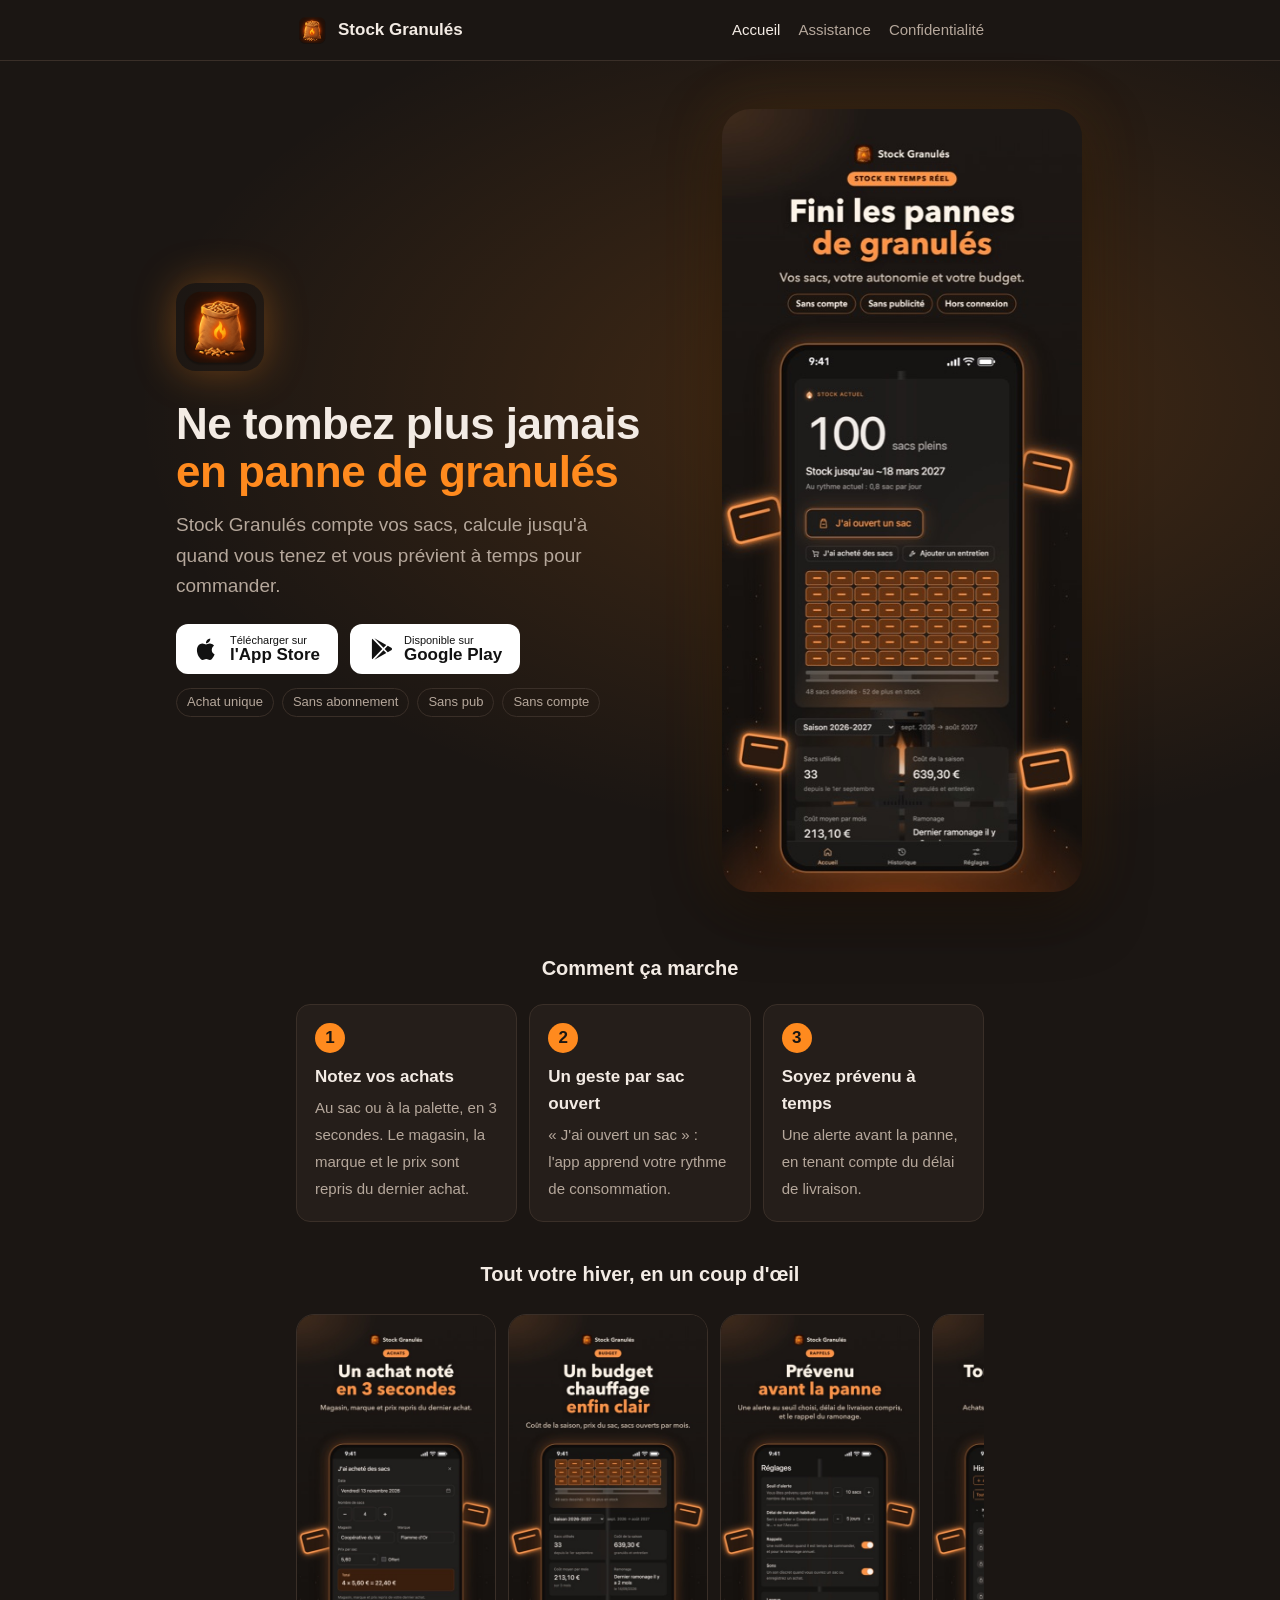
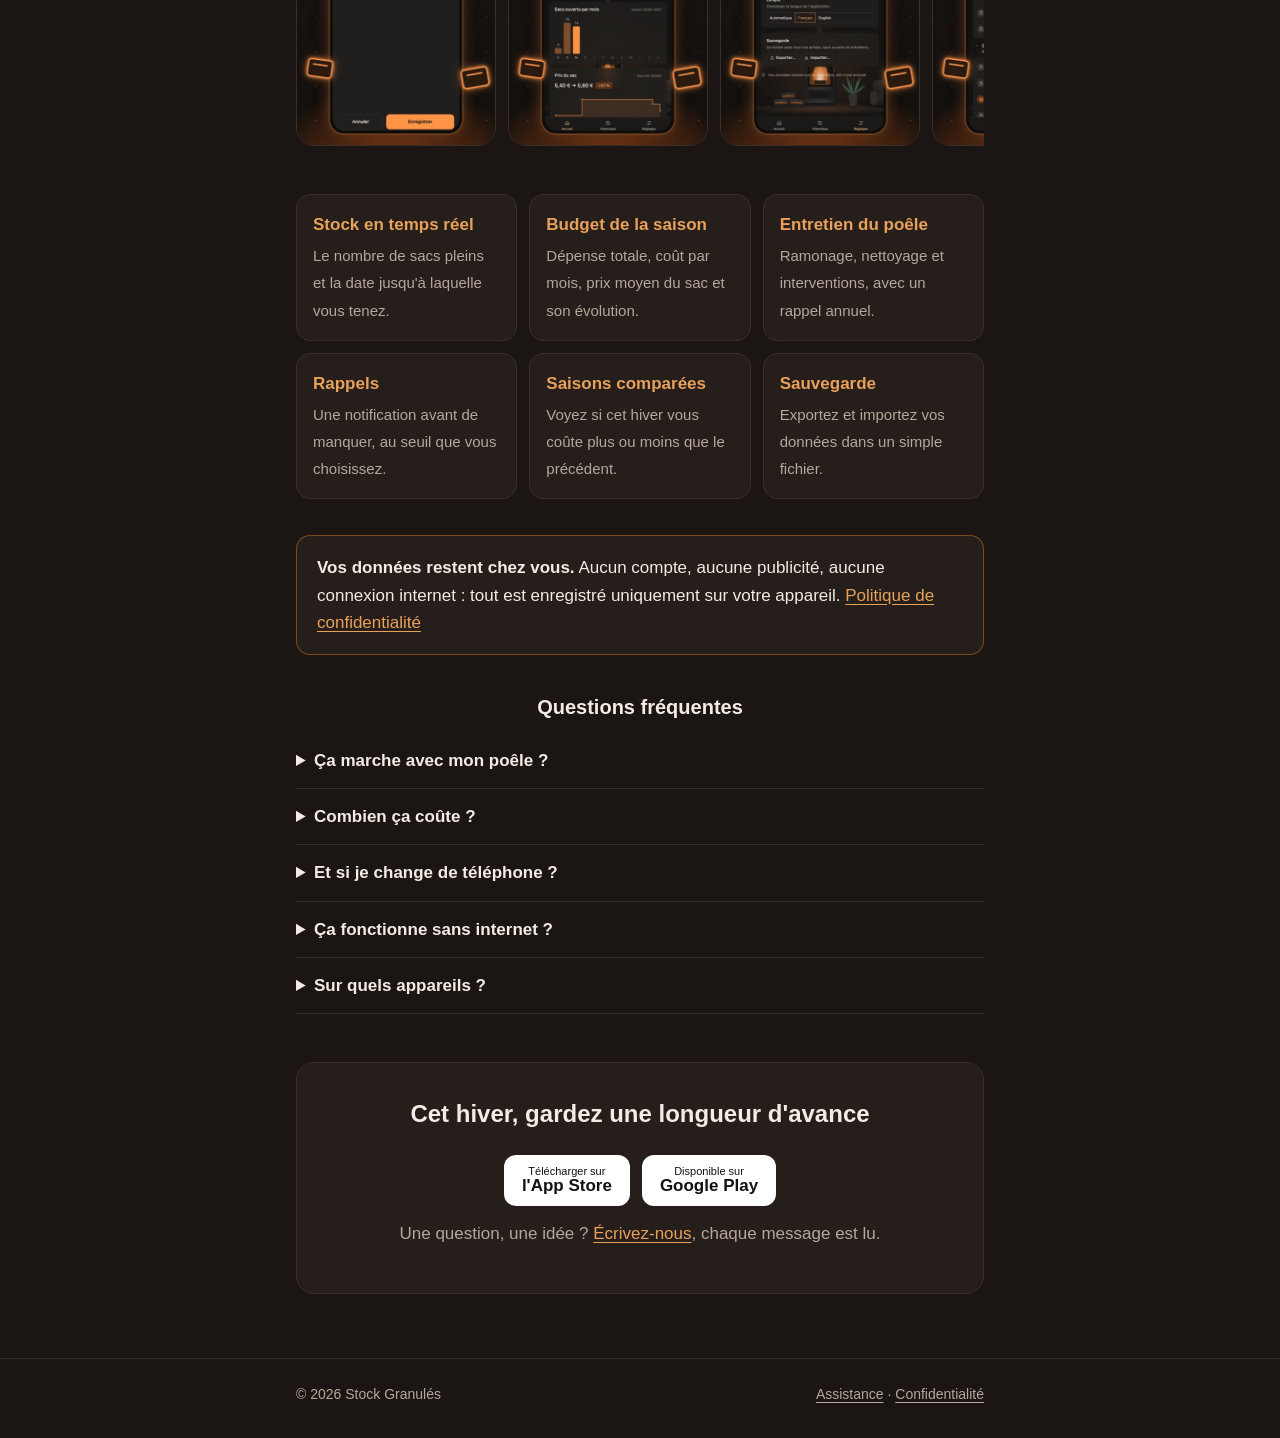
<file: index.html>
<!doctype html>
<html lang="fr">
<head>
  <meta charset="utf-8">
  <meta name="viewport" content="width=device-width, initial-scale=1">
  <title>Stock Granulés · Ne tombez plus en panne de granulés</title>
  <meta name="description" content="L'app qui vous prévient avant la panne de granulés : stock de sacs, autonomie, budget et ramonage de votre poêle à pellets. Sans compte, sans pub, sans abonnement.">
  <meta name="theme-color" content="#1b1613">
  <meta property="og:type" content="website">
  <meta property="og:title" content="Stock Granulés · L'app qui vous prévient avant la panne de granulés">
  <meta property="og:description" content="Stock de sacs, autonomie, budget et ramonage de votre poêle à pellets. Sans compte, sans pub, sans abonnement.">
  <meta property="og:image" content="https://remy901.github.io/stock-granules-site/img/partage.jpg">
  <meta property="og:url" content="https://remy901.github.io/stock-granules-site/">
  <meta name="twitter:card" content="summary_large_image">
  <link rel="icon" type="image/png" href="favicon.png">
  <link rel="apple-touch-icon" href="icon.png">
  <link rel="stylesheet" href="style.css">
</head>
<body>
  <header class="site">
    <div class="wrap">
      <a class="brand" href="./"><img src="favicon.png" alt=""><span>Stock Granulés</span></a>
      <nav>
        <a href="./" aria-current="page">Accueil</a>
        <a href="assistance.html">Assistance</a>
        <a href="confidentialite.html">Confidentialité</a>
      </nav>
    </div>
  </header>

  <main>
    <section class="hero2">
      <div class="wrap hero2-grid">
        <div class="hero2-text">
          <img class="hero2-icon" src="icon.png" alt="Icône de Stock Granulés" width="88" height="88">
          <h1>Ne tombez plus jamais <em>en panne de granulés</em></h1>
          <p class="lead">Stock Granulés compte vos sacs, calcule jusqu'à quand vous tenez et vous prévient à temps pour commander.</p>
          <div class="stores">
            <a class="store" href="https://apps.apple.com/fr/app/stock-granul%C3%A9s-po%C3%AAle-pellets/id6826933562">
              <svg viewBox="0 0 24 24" aria-hidden="true"><path fill="currentColor" d="M16.4 12.6c0-2.4 2-3.6 2.1-3.7-1.2-1.7-3-1.9-3.6-2-1.5-.2-3 .9-3.8.9-.8 0-2-.9-3.3-.9-1.7 0-3.3 1-4.2 2.5-1.8 3.1-.5 7.7 1.3 10.2.8 1.2 1.8 2.6 3.1 2.5 1.3 0 1.7-.8 3.3-.8 1.5 0 1.9.8 3.3.8 1.4 0 2.2-1.2 3-2.5 1-1.4 1.4-2.8 1.4-2.8s-2.6-1-2.6-4.2zM14 5.3c.7-.8 1.1-1.9 1-3-1 0-2.2.7-2.9 1.5-.6.7-1.2 1.8-1 2.9 1.1.1 2.2-.6 2.9-1.4z"/></svg>
              <span><small>Télécharger sur</small>l'App Store</span>
            </a>
            <a class="store" href="https://play.google.com/store/apps/details?id=com.stockgranules.app">
              <svg viewBox="0 0 24 24" aria-hidden="true"><path fill="currentColor" d="M4 2.6c-.3.3-.4.7-.4 1.2v16.4c0 .5.1.9.4 1.2l9.2-9.4L4 2.6zm10.3 10.5 2.6 2.6-11 6.3 8.4-8.9zm0-2.2L5.9 2l11 6.3-2.6 2.6zm3.9 4.1L15.4 12l2.8-3 3.3 1.9c.9.5.9 1.8 0 2.3l-3.3 1.8z"/></svg>
              <span><small>Disponible sur</small>Google Play</span>
            </a>
          </div>
          <p class="badges"><span>Achat unique</span><span>Sans abonnement</span><span>Sans pub</span><span>Sans compte</span></p>
        </div>
        <img class="hero2-phone" src="img/capture-02.jpg" alt="Écran d'accueil : 100 sacs pleins, stock jusqu'au 18 mars" width="414" height="900">
      </div>
    </section>

    <div class="wrap">
      <section>
        <h2 class="center">Comment ça marche</h2>
        <ol class="steps">
          <li><b>1</b><strong>Notez vos achats</strong><span>Au sac ou à la palette, en 3 secondes. Le magasin, la marque et le prix sont repris du dernier achat.</span></li>
          <li><b>2</b><strong>Un geste par sac ouvert</strong><span>« J'ai ouvert un sac » : l'app apprend votre rythme de consommation.</span></li>
          <li><b>3</b><strong>Soyez prévenu à temps</strong><span>Une alerte avant la panne, en tenant compte du délai de livraison.</span></li>
        </ol>
      </section>

      <section>
        <h2 class="center">Tout votre hiver, en un coup d'œil</h2>
        <div class="gallery">
          <img src="img/capture-03.jpg" alt="Saisie d'un achat en 3 secondes" loading="lazy" width="414" height="900">
          <img src="img/capture-04.jpg" alt="Budget chauffage de la saison" loading="lazy" width="414" height="900">
          <img src="img/capture-05.jpg" alt="Alerte avant la panne et rappel du ramonage" loading="lazy" width="414" height="900">
          <img src="img/capture-06.jpg" alt="Historique des achats, sacs ouverts et entretiens" loading="lazy" width="414" height="900">
        </div>
      </section>

      <ul class="features">
        <li><strong>Stock en temps réel</strong><span>Le nombre de sacs pleins et la date jusqu'à laquelle vous tenez.</span></li>
        <li><strong>Budget de la saison</strong><span>Dépense totale, coût par mois, prix moyen du sac et son évolution.</span></li>
        <li><strong>Entretien du poêle</strong><span>Ramonage, nettoyage et interventions, avec un rappel annuel.</span></li>
        <li><strong>Rappels</strong><span>Une notification avant de manquer, au seuil que vous choisissez.</span></li>
        <li><strong>Saisons comparées</strong><span>Voyez si cet hiver vous coûte plus ou moins que le précédent.</span></li>
        <li><strong>Sauvegarde</strong><span>Exportez et importez vos données dans un simple fichier.</span></li>
      </ul>

      <div class="card privacy">
        <p><strong>Vos données restent chez vous.</strong> Aucun compte, aucune publicité, aucune connexion internet : tout est enregistré uniquement sur votre appareil. <a href="confidentialite.html">Politique de confidentialité</a></p>
      </div>

      <section>
        <h2 class="center">Questions fréquentes</h2>
        <details><summary>Ça marche avec mon poêle ?</summary><p>Oui, avec tous les poêles et chaudières à granulés (pellets), quelle que soit la marque : l'app compte vos sacs, elle ne se connecte pas au poêle.</p></details>
        <details><summary>Combien ça coûte ?</summary><p>Un achat unique, sans abonnement ni publicité. Le prix est indiqué sur l'App Store et Google Play.</p></details>
        <details><summary>Et si je change de téléphone ?</summary><p>Exportez vos données dans un fichier depuis les réglages, puis importez-le sur le nouvel appareil.</p></details>
        <details><summary>Ça fonctionne sans internet ?</summary><p>Oui, entièrement. Rien n'est envoyé sur internet.</p></details>
        <details><summary>Sur quels appareils ?</summary><p>iPhone, iPad, Mac et Android.</p></details>
      </section>

      <section class="cta">
        <h2>Cet hiver, gardez une longueur d'avance</h2>
        <div class="stores center-row">
          <a class="store" href="https://apps.apple.com/fr/app/stock-granul%C3%A9s-po%C3%AAle-pellets/id6826933562"><span><small>Télécharger sur</small>l'App Store</span></a>
          <a class="store" href="https://play.google.com/store/apps/details?id=com.stockgranules.app"><span><small>Disponible sur</small>Google Play</span></a>
        </div>
        <p class="muted">Une question, une idée ? <a href="assistance.html">Écrivez-nous</a>, chaque message est lu.</p>
      </section>
    </div>
  </main>

  <footer>
    <div class="wrap">
      <span>© 2026 Stock Granulés</span>
      <span><a href="assistance.html">Assistance</a> · <a href="confidentialite.html">Confidentialité</a></span>
    </div>
  </footer>
</body>
</html>
</file>
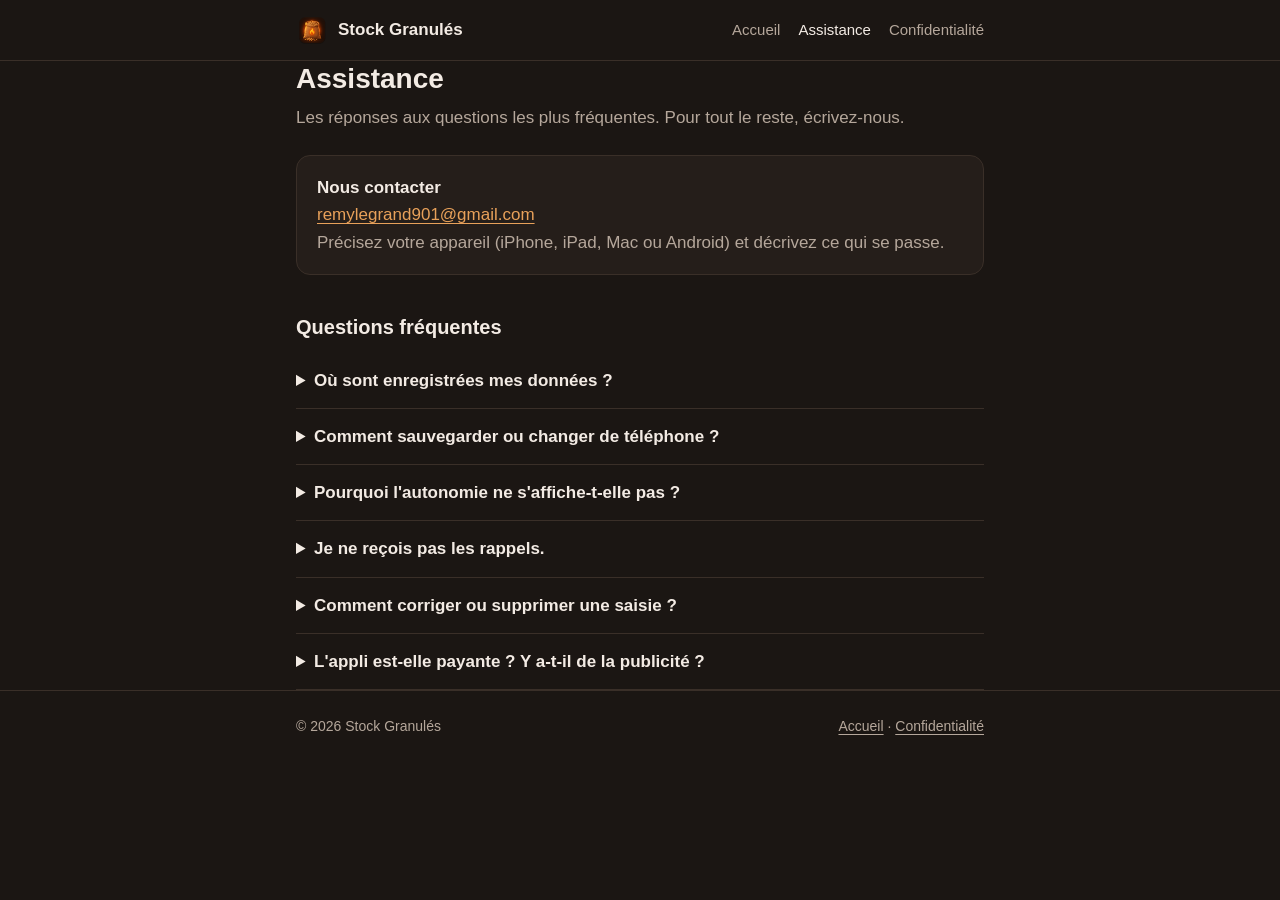
<file: assistance.html>
<!doctype html>
<html lang="fr">
<head>
  <meta charset="utf-8">
  <meta name="viewport" content="width=device-width, initial-scale=1">
  <title>Assistance – Stock Granulés</title>
  <meta name="description" content="Questions fréquentes et contact pour l'application Stock Granulés.">
  <meta name="theme-color" content="#1b1613">
  <link rel="icon" type="image/png" href="favicon.png">
  <link rel="stylesheet" href="style.css">
</head>
<body>
  <header class="site">
    <div class="wrap">
      <a class="brand" href="./"><img src="favicon.png" alt=""><span>Stock Granulés</span></a>
      <nav>
        <a href="./">Accueil</a>
        <a href="assistance.html" aria-current="page">Assistance</a>
        <a href="confidentialite.html">Confidentialité</a>
      </nav>
    </div>
  </header>

  <main class="wrap">
    <h1>Assistance</h1>
    <p class="muted">Les réponses aux questions les plus fréquentes. Pour tout le reste, écrivez-nous.</p>

    <div class="card">
      <p><strong>Nous contacter</strong><br>
      <a href="mailto:remylegrand901@gmail.com">remylegrand901@gmail.com</a><br>
      <span class="muted">Précisez votre appareil (iPhone, iPad, Mac ou Android) et décrivez ce qui se passe.</span></p>
    </div>

    <h2>Questions fréquentes</h2>

    <details>
      <summary>Où sont enregistrées mes données ?</summary>
      <p>Uniquement sur votre appareil. L'appli n'a pas d'accès à internet et ne nous envoie rien. Si vous supprimez l'appli, ses données sont supprimées avec elle : pensez à faire une sauvegarde avant.</p>
    </details>

    <details>
      <summary>Comment sauvegarder ou changer de téléphone ?</summary>
      <p>Dans Réglages, rubrique Sauvegarde, choisissez « Exporter… » : un fichier de sauvegarde est créé et vous pouvez l'envoyer où vous voulez (e-mail, Fichiers, Drive…) grâce au menu Partager. Sur le nouvel appareil, installez l'appli puis choisissez « Importer… » et sélectionnez ce fichier.</p>
    </details>

    <details>
      <summary>Pourquoi l'autonomie ne s'affiche-t-elle pas ?</summary>
      <p>L'appli a besoin d'environ une semaine de sacs ouverts pour estimer votre rythme de consommation. Notez chaque sac ouvert, et l'autonomie apparaîtra.</p>
    </details>

    <details>
      <summary>Je ne reçois pas les rappels.</summary>
      <p>Vérifiez que l'interrupteur « Rappels » est activé dans les Réglages de l'appli, et que les notifications de Stock Granulés sont autorisées dans les réglages de votre appareil. Les rappels sont envoyés à l'heure près, pas à la minute.</p>
    </details>

    <details>
      <summary>Comment corriger ou supprimer une saisie ?</summary>
      <p>Ouvrez l'Historique et touchez la ligne concernée pour la modifier ou la supprimer.</p>
    </details>

    <details>
      <summary>L'appli est-elle payante ? Y a-t-il de la publicité ?</summary>
      <p>Il n'y a ni publicité, ni abonnement, ni achat intégré.</p>
    </details>
  </main>

  <footer>
    <div class="wrap">
      <span>© 2026 Stock Granulés</span>
      <span><a href="./">Accueil</a> · <a href="confidentialite.html">Confidentialité</a></span>
    </div>
  </footer>
</body>
</html>
</file>
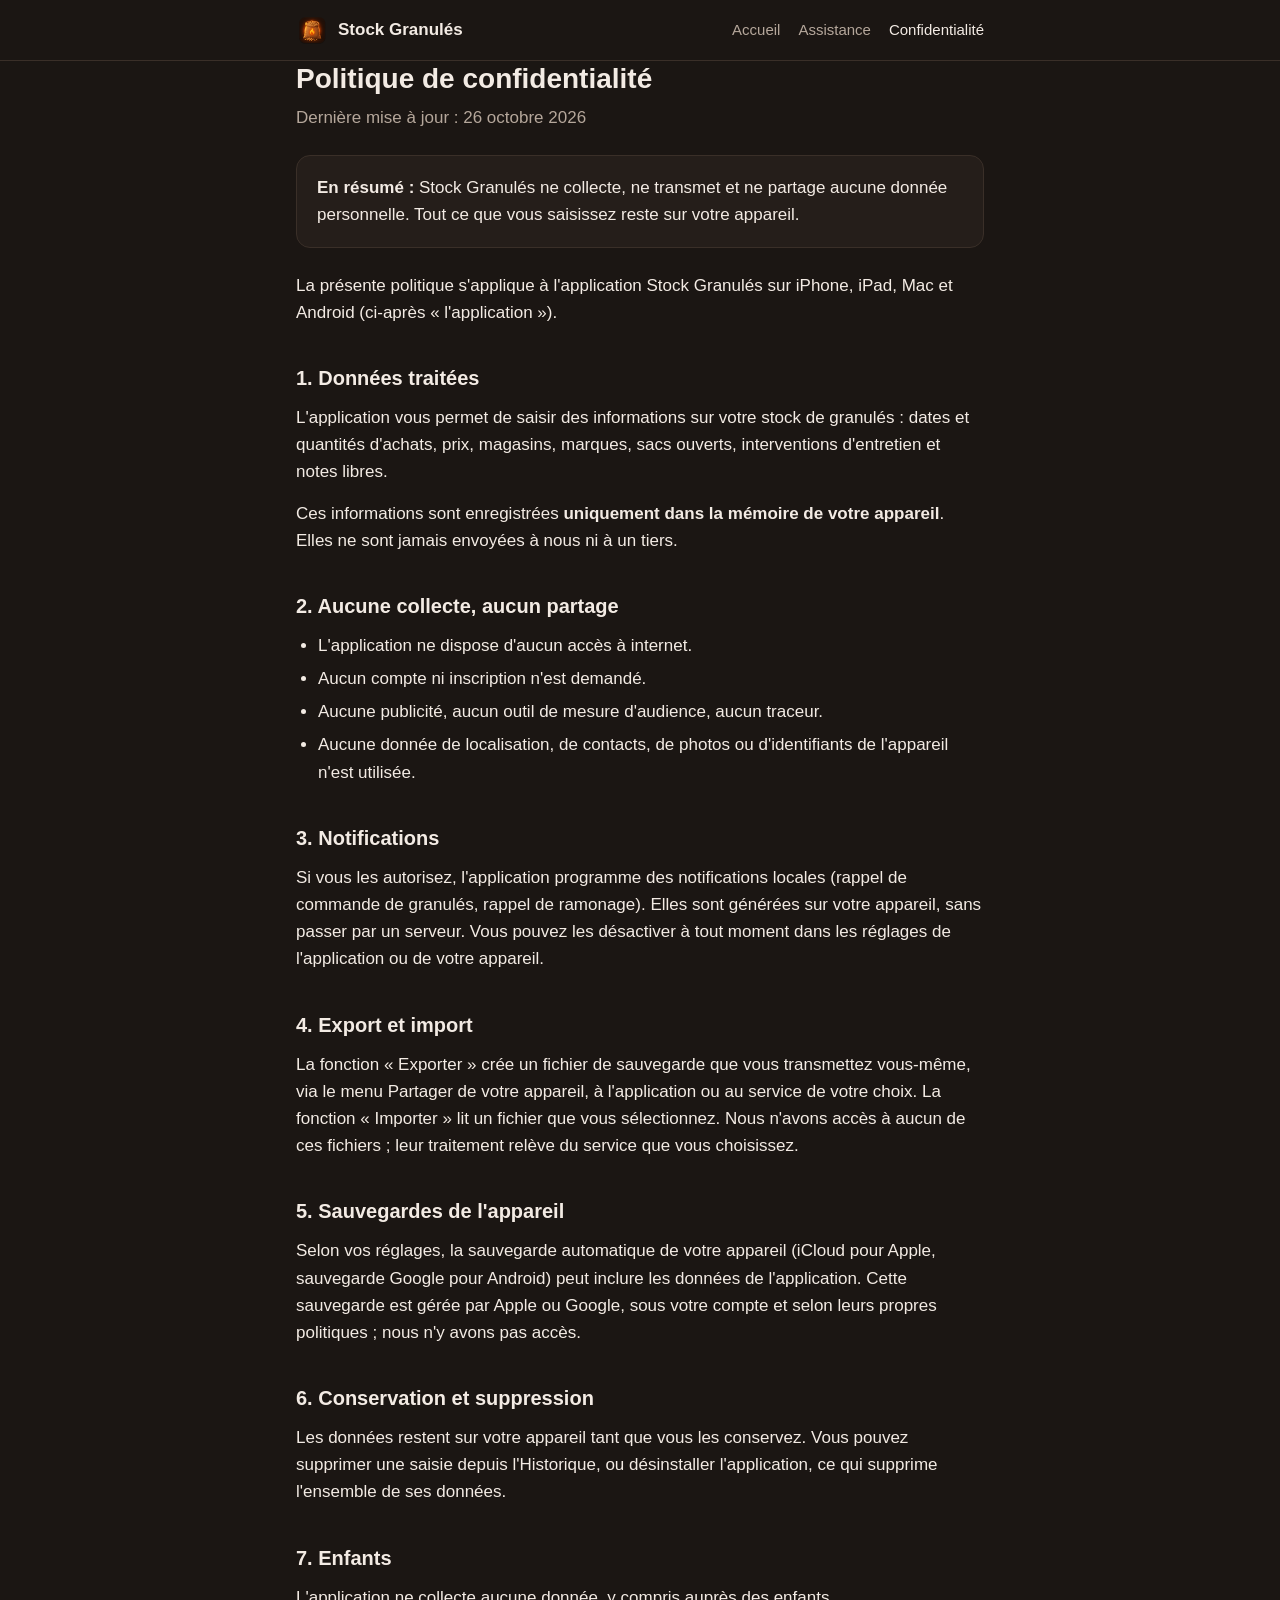
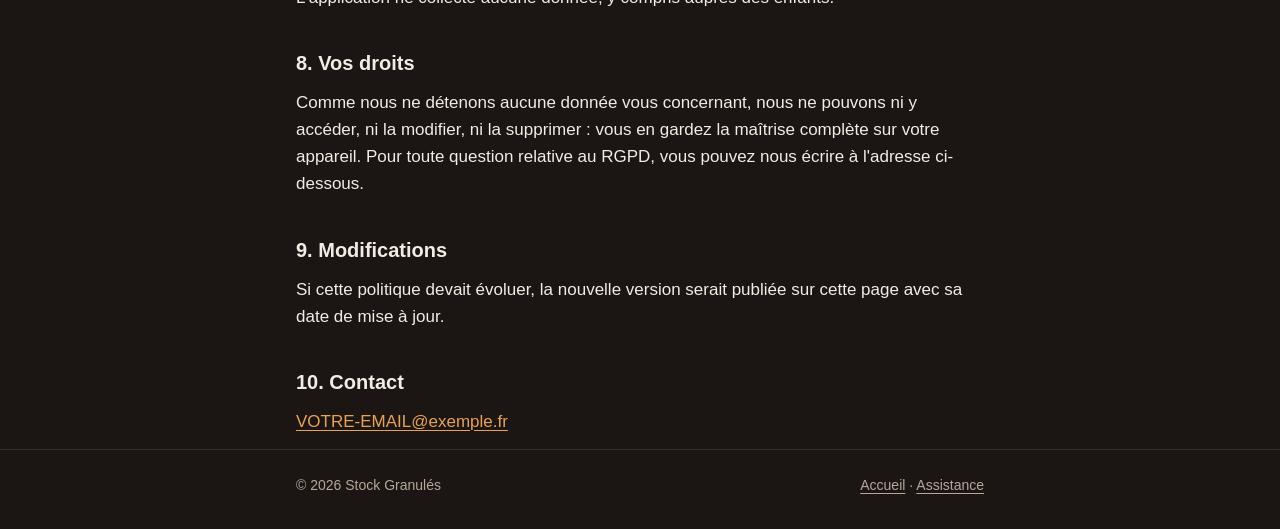
<file: confidentialite.html>
<!doctype html>
<html lang="fr">
<head>
  <meta charset="utf-8">
  <meta name="viewport" content="width=device-width, initial-scale=1">
  <title>Confidentialité – Stock Granulés</title>
  <meta name="description" content="Politique de confidentialité de l'application Stock Granulés : aucune donnée collectée.">
  <meta name="theme-color" content="#1b1613">
  <link rel="icon" type="image/png" href="favicon.png">
  <link rel="stylesheet" href="style.css">
</head>
<body>
  <header class="site">
    <div class="wrap">
      <a class="brand" href="./"><img src="favicon.png" alt=""><span>Stock Granulés</span></a>
      <nav>
        <a href="./">Accueil</a>
        <a href="assistance.html">Assistance</a>
        <a href="confidentialite.html" aria-current="page">Confidentialité</a>
      </nav>
    </div>
  </header>

  <main class="wrap">
    <h1>Politique de confidentialité</h1>
    <p class="muted">Dernière mise à jour : 26 octobre 2026</p>

    <div class="card">
      <p><strong>En résumé :</strong> Stock Granulés ne collecte, ne transmet et ne partage aucune donnée personnelle. Tout ce que vous saisissez reste sur votre appareil.</p>
    </div>

    <p>La présente politique s'applique à l'application Stock Granulés sur iPhone, iPad, Mac et Android (ci-après « l'application »).</p>

    <h2>1. Données traitées</h2>
    <p>L'application vous permet de saisir des informations sur votre stock de granulés : dates et quantités d'achats, prix, magasins, marques, sacs ouverts, interventions d'entretien et notes libres.</p>
    <p>Ces informations sont enregistrées <strong>uniquement dans la mémoire de votre appareil</strong>. Elles ne sont jamais envoyées à nous ni à un tiers.</p>

    <h2>2. Aucune collecte, aucun partage</h2>
    <ul>
      <li>L'application ne dispose d'aucun accès à internet.</li>
      <li>Aucun compte ni inscription n'est demandé.</li>
      <li>Aucune publicité, aucun outil de mesure d'audience, aucun traceur.</li>
      <li>Aucune donnée de localisation, de contacts, de photos ou d'identifiants de l'appareil n'est utilisée.</li>
    </ul>

    <h2>3. Notifications</h2>
    <p>Si vous les autorisez, l'application programme des notifications locales (rappel de commande de granulés, rappel de ramonage). Elles sont générées sur votre appareil, sans passer par un serveur. Vous pouvez les désactiver à tout moment dans les réglages de l'application ou de votre appareil.</p>

    <h2>4. Export et import</h2>
    <p>La fonction « Exporter » crée un fichier de sauvegarde que vous transmettez vous-même, via le menu Partager de votre appareil, à l'application ou au service de votre choix. La fonction « Importer » lit un fichier que vous sélectionnez. Nous n'avons accès à aucun de ces fichiers ; leur traitement relève du service que vous choisissez.</p>

    <h2>5. Sauvegardes de l'appareil</h2>
    <p>Selon vos réglages, la sauvegarde automatique de votre appareil (iCloud pour Apple, sauvegarde Google pour Android) peut inclure les données de l'application. Cette sauvegarde est gérée par Apple ou Google, sous votre compte et selon leurs propres politiques ; nous n'y avons pas accès.</p>

    <h2>6. Conservation et suppression</h2>
    <p>Les données restent sur votre appareil tant que vous les conservez. Vous pouvez supprimer une saisie depuis l'Historique, ou désinstaller l'application, ce qui supprime l'ensemble de ses données.</p>

    <h2>7. Enfants</h2>
    <p>L'application ne collecte aucune donnée, y compris auprès des enfants.</p>

    <h2>8. Vos droits</h2>
    <p>Comme nous ne détenons aucune donnée vous concernant, nous ne pouvons ni y accéder, ni la modifier, ni la supprimer : vous en gardez la maîtrise complète sur votre appareil. Pour toute question relative au RGPD, vous pouvez nous écrire à l'adresse ci-dessous.</p>

    <h2>9. Modifications</h2>
    <p>Si cette politique devait évoluer, la nouvelle version serait publiée sur cette page avec sa date de mise à jour.</p>

    <h2>10. Contact</h2>
    <p><a href="mailto:VOTRE-EMAIL@exemple.fr">VOTRE-EMAIL@exemple.fr</a></p>
  </main>

  <footer>
    <div class="wrap">
      <span>© 2026 Stock Granulés</span>
      <span><a href="./">Accueil</a> · <a href="assistance.html">Assistance</a></span>
    </div>
  </footer>
</body>
</html>
</file>
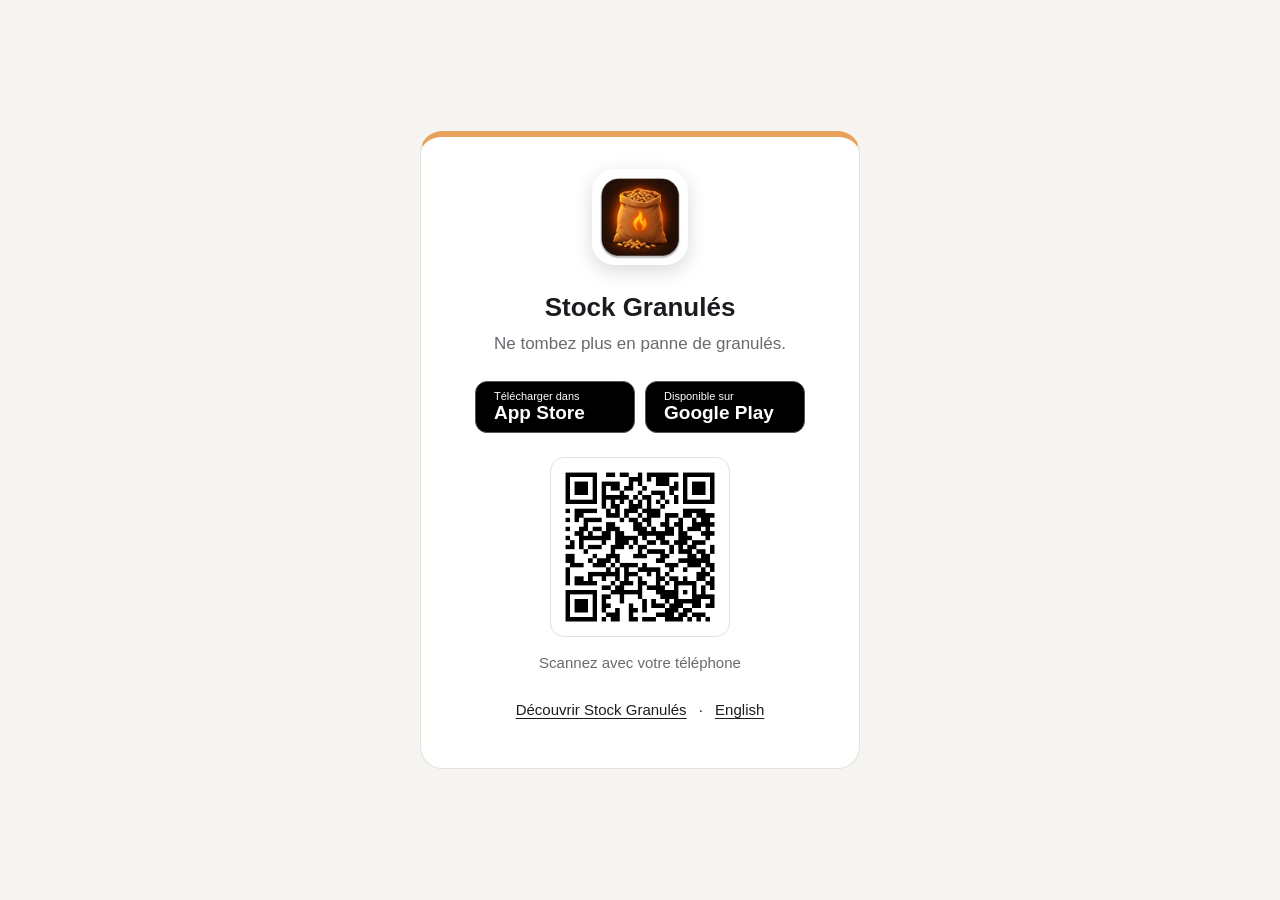
<file: telecharger.html>
<!doctype html>
<html lang="fr">
<head>
<meta charset="utf-8">
<meta name="viewport" content="width=device-width, initial-scale=1">
<title>Télécharger Stock Granulés</title>
<meta name="description" content="Ne tombez plus en panne de granulés.">
<meta property="og:title" content="Télécharger Stock Granulés">
<meta property="og:description" content="Ne tombez plus en panne de granulés.">
<meta property="og:image" content="https://remy901.github.io/stock-granules-site/icon.png">
<meta name="robots" content="noindex">
<link rel="icon" type="image/png" href="favicon.png">
<script>
(function () {
  var ua = navigator.userAgent, ios = "https://apps.apple.com/app/id6826933562", android = "https://play.google.com/store/apps/details?id=com.stockgranules.app", mac = false, macSeul = false;
  var estIos = /iPhone|iPad|iPod/.test(ua) || (/Macintosh/.test(ua) && navigator.maxTouchPoints > 1);
  var dest = estIos ? (macSeul ? "" : ios) : /Android/.test(ua) ? android : (mac && /Macintosh/.test(ua)) ? ios : "";
  if (dest) location.replace(dest);
})();
</script>
<style>
:root { --accent: #e8a15a; --bg: #f6f4f1; --surface: #fff; --text: #1c1b1f; --muted: #6b6870; --border: #e4e0da; }
@media (prefers-color-scheme: dark) { :root { --bg: #141316; --surface: #1e1d21; --text: #f2f0ed; --muted: #a3a0a8; --border: #2e2c31; } }
* { box-sizing: border-box; }
body { margin: 0; min-height: 100vh; display: grid; place-items: center; padding: 32px 16px;
  background: var(--bg); color: var(--text); text-align: center;
  font: 17px/1.5 -apple-system, BlinkMacSystemFont, "Segoe UI", Roboto, sans-serif; }
main { width: 100%; max-width: 440px; background: var(--surface); border: 1px solid var(--border);
  border-top: 6px solid var(--accent); border-radius: 22px; padding: 32px 24px; }
.icone { width: 96px; height: 96px; border-radius: 22px; box-shadow: 0 6px 20px rgba(0,0,0,.15); }
h1 { margin: 16px 0 4px; font-size: 26px; }
.slogan { margin: 0 0 24px; color: var(--muted); }
.stores { display: flex; flex-wrap: wrap; gap: 10px; justify-content: center; }
.store { display: inline-flex; flex-direction: column; align-items: flex-start; min-width: 160px;
  padding: 8px 18px; border-radius: 12px; background: #000; color: #fff; text-decoration: none;
  font-size: 19px; font-weight: 600; line-height: 1.15; border: 1px solid #555; }
.store small { font-size: 11px; font-weight: 400; }
.store.off { opacity: .45; }
.qr { margin-top: 24px; }
.qr img { background: #fff; padding: 10px; border-radius: 14px; border: 1px solid var(--border); }
.qr p, .note { margin: 8px 0 0; color: var(--muted); font-size: 15px; }
.liens { margin-top: 24px; font-size: 15px; }
.liens a { color: var(--text); text-underline-offset: 3px; margin: 0 8px; }
</style>
</head>
<body>
<main>
  <img class="icone" src="icon.png" alt="">
  <h1>Stock Granulés</h1>
  <p class="slogan">Ne tombez plus en panne de granulés.</p>
  <div class="stores"><a class="store" href="https://apps.apple.com/app/id6826933562"><small>Télécharger dans</small>App Store</a><a class="store" href="https://play.google.com/store/apps/details?id=com.stockgranules.app"><small>Disponible sur</small>Google Play</a></div>
  <div class="qr"><img src="qr-telecharger.png" alt="QR code" width="180" height="180"><p>Scannez avec votre téléphone</p></div>
  <p class="liens"><a href="https://remy901.github.io/stock-granules-site/">Découvrir Stock Granulés</a> · <a href="en/download.html">English</a></p>
</main>
</body>
</html>
</file>
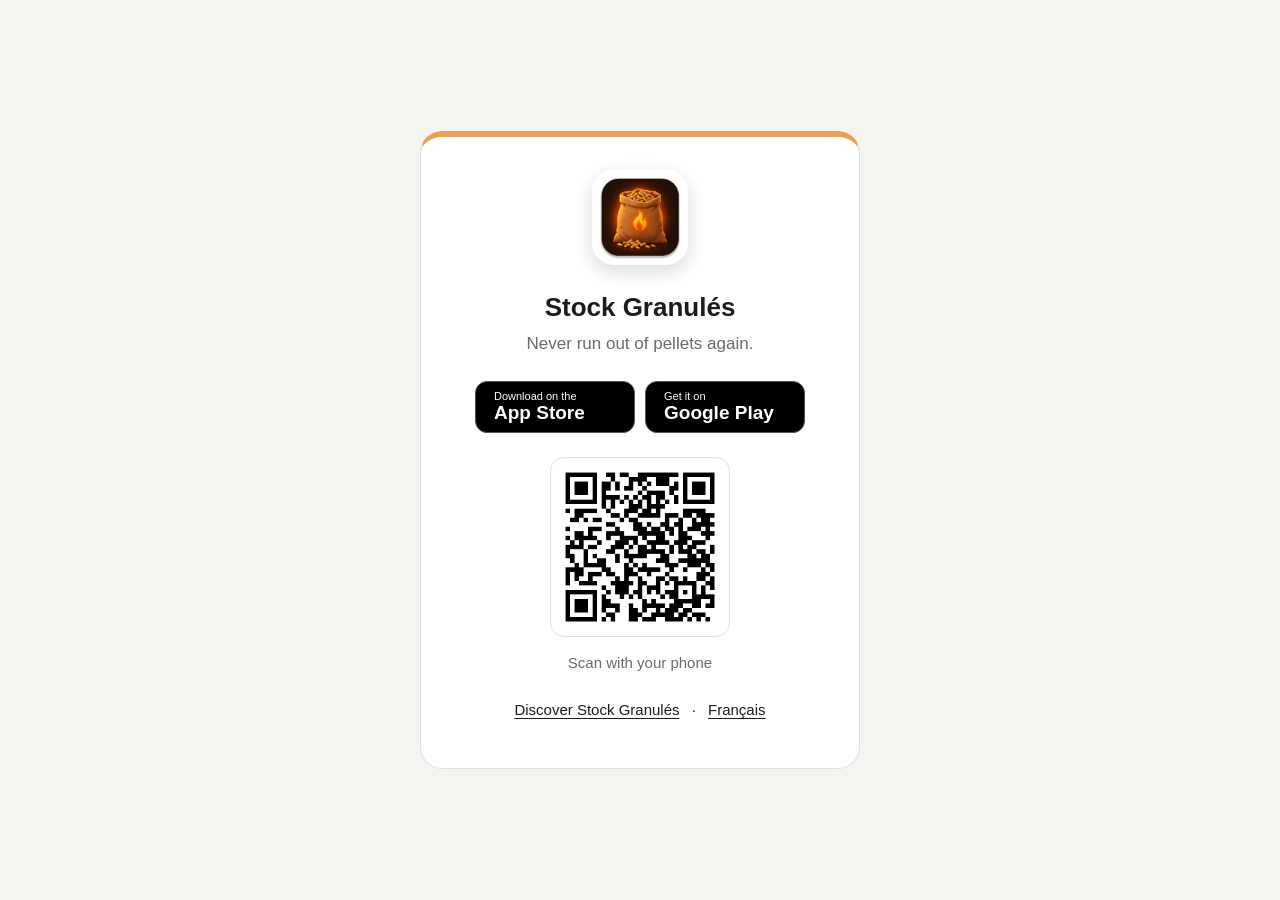
<file: en/download.html>
<!doctype html>
<html lang="en">
<head>
<meta charset="utf-8">
<meta name="viewport" content="width=device-width, initial-scale=1">
<title>Download Stock Granulés</title>
<meta name="description" content="Never run out of pellets again.">
<meta property="og:title" content="Download Stock Granulés">
<meta property="og:description" content="Never run out of pellets again.">
<meta property="og:image" content="https://remy901.github.io/stock-granules-site/icon.png">
<meta name="robots" content="noindex">
<link rel="icon" type="image/png" href="../favicon.png">
<script>
(function () {
  var ua = navigator.userAgent, ios = "https://apps.apple.com/app/id6826933562", android = "https://play.google.com/store/apps/details?id=com.stockgranules.app", mac = false, macSeul = false;
  var estIos = /iPhone|iPad|iPod/.test(ua) || (/Macintosh/.test(ua) && navigator.maxTouchPoints > 1);
  var dest = estIos ? (macSeul ? "" : ios) : /Android/.test(ua) ? android : (mac && /Macintosh/.test(ua)) ? ios : "";
  if (dest) location.replace(dest);
})();
</script>
<style>
:root { --accent: #e8a15a; --bg: #f6f4f1; --surface: #fff; --text: #1c1b1f; --muted: #6b6870; --border: #e4e0da; }
@media (prefers-color-scheme: dark) { :root { --bg: #141316; --surface: #1e1d21; --text: #f2f0ed; --muted: #a3a0a8; --border: #2e2c31; } }
* { box-sizing: border-box; }
body { margin: 0; min-height: 100vh; display: grid; place-items: center; padding: 32px 16px;
  background: var(--bg); color: var(--text); text-align: center;
  font: 17px/1.5 -apple-system, BlinkMacSystemFont, "Segoe UI", Roboto, sans-serif; }
main { width: 100%; max-width: 440px; background: var(--surface); border: 1px solid var(--border);
  border-top: 6px solid var(--accent); border-radius: 22px; padding: 32px 24px; }
.icone { width: 96px; height: 96px; border-radius: 22px; box-shadow: 0 6px 20px rgba(0,0,0,.15); }
h1 { margin: 16px 0 4px; font-size: 26px; }
.slogan { margin: 0 0 24px; color: var(--muted); }
.stores { display: flex; flex-wrap: wrap; gap: 10px; justify-content: center; }
.store { display: inline-flex; flex-direction: column; align-items: flex-start; min-width: 160px;
  padding: 8px 18px; border-radius: 12px; background: #000; color: #fff; text-decoration: none;
  font-size: 19px; font-weight: 600; line-height: 1.15; border: 1px solid #555; }
.store small { font-size: 11px; font-weight: 400; }
.store.off { opacity: .45; }
.qr { margin-top: 24px; }
.qr img { background: #fff; padding: 10px; border-radius: 14px; border: 1px solid var(--border); }
.qr p, .note { margin: 8px 0 0; color: var(--muted); font-size: 15px; }
.liens { margin-top: 24px; font-size: 15px; }
.liens a { color: var(--text); text-underline-offset: 3px; margin: 0 8px; }
</style>
</head>
<body>
<main>
  <img class="icone" src="../icon.png" alt="">
  <h1>Stock Granulés</h1>
  <p class="slogan">Never run out of pellets again.</p>
  <div class="stores"><a class="store" href="https://apps.apple.com/app/id6826933562"><small>Download on the</small>App Store</a><a class="store" href="https://play.google.com/store/apps/details?id=com.stockgranules.app"><small>Get it on</small>Google Play</a></div>
  <div class="qr"><img src="../en/qr-download.png" alt="QR code" width="180" height="180"><p>Scan with your phone</p></div>
  <p class="liens"><a href="https://remy901.github.io/stock-granules-site/en/">Discover Stock Granulés</a> · <a href="../telecharger.html">Français</a></p>
</main>
</body>
</html>
</file>
<file: style.css>
:root {
  --bg: #1b1613;
  --surface: #251e1a;
  --border: #3a2f28;
  --text: #f3ebe4;
  --muted: #b5a79b;
  --accent: #e8a15a;
  --accent-strong: #f0b273;
  color-scheme: dark;
}

* { box-sizing: border-box; }

html { -webkit-text-size-adjust: 100%; }

body {
  margin: 0;
  background: var(--bg);
  color: var(--text);
  font: 17px/1.6 -apple-system, BlinkMacSystemFont, "Segoe UI", Roboto, "Helvetica Neue", Arial, sans-serif;
}

a { color: var(--accent); text-underline-offset: 3px; }
a:hover { color: var(--accent-strong); }

.wrap {
  max-width: 720px;
  margin: 0 auto;
  padding: 0 16px;
}

header.site {
  border-bottom: 1px solid var(--border);
}
header.site .wrap {
  display: flex;
  align-items: center;
  justify-content: space-between;
  gap: 16px;
  padding-top: 14px;
  padding-bottom: 14px;
}
.brand {
  display: flex;
  align-items: center;
  gap: 10px;
  color: var(--text);
  font-weight: 600;
  text-decoration: none;
}
.brand img { width: 32px; height: 32px; border-radius: 8px; }
nav { display: flex; gap: 18px; font-size: 15px; }
nav a { color: var(--muted); text-decoration: none; }
nav a:hover, nav a[aria-current="page"] { color: var(--text); }

main { padding: 40px 0 56px; }

.hero { text-align: center; padding: 16px 0 8px; }
.hero img {
  width: 128px;
  height: 128px;
  border-radius: 28px;
  box-shadow: 0 0 48px rgba(232, 161, 90, .25);
}
.hero h1 { margin: 20px 0 6px; font-size: 32px; line-height: 1.2; }
.hero p { margin: 0 auto; max-width: 480px; color: var(--muted); }

h1 { font-size: 28px; line-height: 1.25; margin: 0 0 8px; }
h2 { font-size: 20px; margin: 36px 0 10px; }
h3 { font-size: 17px; margin: 24px 0 6px; }
p, ul { margin: 0 0 14px; }
ul { padding-left: 22px; }
li { margin-bottom: 6px; }
.muted { color: var(--muted); }

.features {
  display: grid;
  grid-template-columns: repeat(auto-fit, minmax(200px, 1fr));
  gap: 12px;
  margin: 36px 0;
  padding: 0;
  list-style: none;
}
.features li {
  margin: 0;
  padding: 16px;
  background: var(--surface);
  border: 1px solid var(--border);
  border-radius: 14px;
}
.features strong { display: block; color: var(--accent); margin-bottom: 4px; }
.features span { color: var(--muted); font-size: 15px; }

.card {
  margin: 24px 0;
  padding: 18px 20px;
  background: var(--surface);
  border: 1px solid var(--border);
  border-radius: 14px;
}
.card p:last-child { margin-bottom: 0; }

details {
  border-bottom: 1px solid var(--border);
  padding: 14px 0;
}
summary { cursor: pointer; font-weight: 600; }
details p { margin: 10px 0 0; color: var(--muted); }

footer {
  border-top: 1px solid var(--border);
  padding: 24px 0 32px;
  font-size: 14px;
  color: var(--muted);
}
footer .wrap { display: flex; flex-wrap: wrap; gap: 8px 20px; justify-content: space-between; }
footer a { color: var(--muted); }

@media (max-width: 480px) {
  nav { gap: 12px; font-size: 14px; }
  .brand span { display: none; }
  .hero h1 { font-size: 26px; }
}

/* ---- Page d'accueil ---- */
:root { --cta: #ff8a1e; }
.center { text-align: center; }
main:has(.hero2) { padding-top: 0; }
.hero2 {
  background: radial-gradient(ellipse at 70% 40%, rgba(255, 138, 30, .18), transparent 60%);
  padding: 48px 0 24px;
}
.hero2-grid { max-width: 960px; display: grid; grid-template-columns: 1.1fr .9fr; gap: 32px; align-items: center; }
.hero2-icon { border-radius: 20px; box-shadow: 0 0 40px rgba(255, 138, 30, .35); }
.hero2 h1 { font-size: 44px; line-height: 1.1; margin: 20px 0 14px; letter-spacing: -.5px; }
.hero2 h1 em { font-style: normal; color: var(--cta); }
.lead { font-size: 19px; color: var(--muted); max-width: 460px; }
.hero2-phone { width: 100%; max-width: 360px; height: auto; justify-self: center; border-radius: 28px; box-shadow: 0 20px 60px rgba(0, 0, 0, .5), 0 0 60px rgba(255, 138, 30, .15); }

.stores { display: flex; flex-wrap: wrap; gap: 12px; margin: 22px 0 14px; }
.center-row { justify-content: center; }
.store {
  display: inline-flex; align-items: center; gap: 10px;
  padding: 10px 18px; border-radius: 12px;
  background: #fff; color: #111; text-decoration: none; font-weight: 700; font-size: 17px; line-height: 1.1;
}
.store:hover { color: #111; background: #ffe7cf; }
.store svg { width: 26px; height: 26px; }
.store small { display: block; font-size: 11px; font-weight: 500; }
.badges { display: flex; flex-wrap: wrap; gap: 8px; margin: 0; }
.badges span { font-size: 13px; padding: 3px 10px; border: 1px solid var(--border); border-radius: 99px; color: var(--muted); }

.steps { list-style: none; padding: 0; margin: 20px 0 0; display: grid; grid-template-columns: repeat(3, 1fr); gap: 12px; }
.steps li { margin: 0; padding: 18px; background: var(--surface); border: 1px solid var(--border); border-radius: 14px; }
.steps b { display: inline-grid; place-items: center; width: 30px; height: 30px; border-radius: 50%; background: var(--cta); color: #1b1613; margin-bottom: 10px; }
.steps strong { display: block; margin-bottom: 4px; }
.steps span { color: var(--muted); font-size: 15px; }

.gallery { display: flex; gap: 12px; overflow-x: auto; scroll-snap-type: x mandatory; padding: 8px 0 12px; margin-top: 16px; }
.gallery img { flex: 0 0 auto; width: 200px; height: auto; border-radius: 18px; scroll-snap-align: start; border: 1px solid var(--border); }

.privacy { border-color: rgba(255, 138, 30, .4); }
.cta { text-align: center; margin: 48px 0 8px; padding: 32px 16px; background: var(--surface); border: 1px solid var(--border); border-radius: 18px; }
.cta h2 { margin-top: 0; font-size: 24px; }

@media (max-width: 760px) {
  .hero2 { padding-top: 28px; }
  .hero2-grid { grid-template-columns: 1fr; text-align: center; }
  .hero2 h1 { font-size: 32px; }
  .lead { margin-left: auto; margin-right: auto; }
  .stores, .badges { justify-content: center; }
  .hero2-phone { max-width: 280px; }
  .steps { grid-template-columns: 1fr; }
  .gallery img { width: 170px; }
}
</file>
